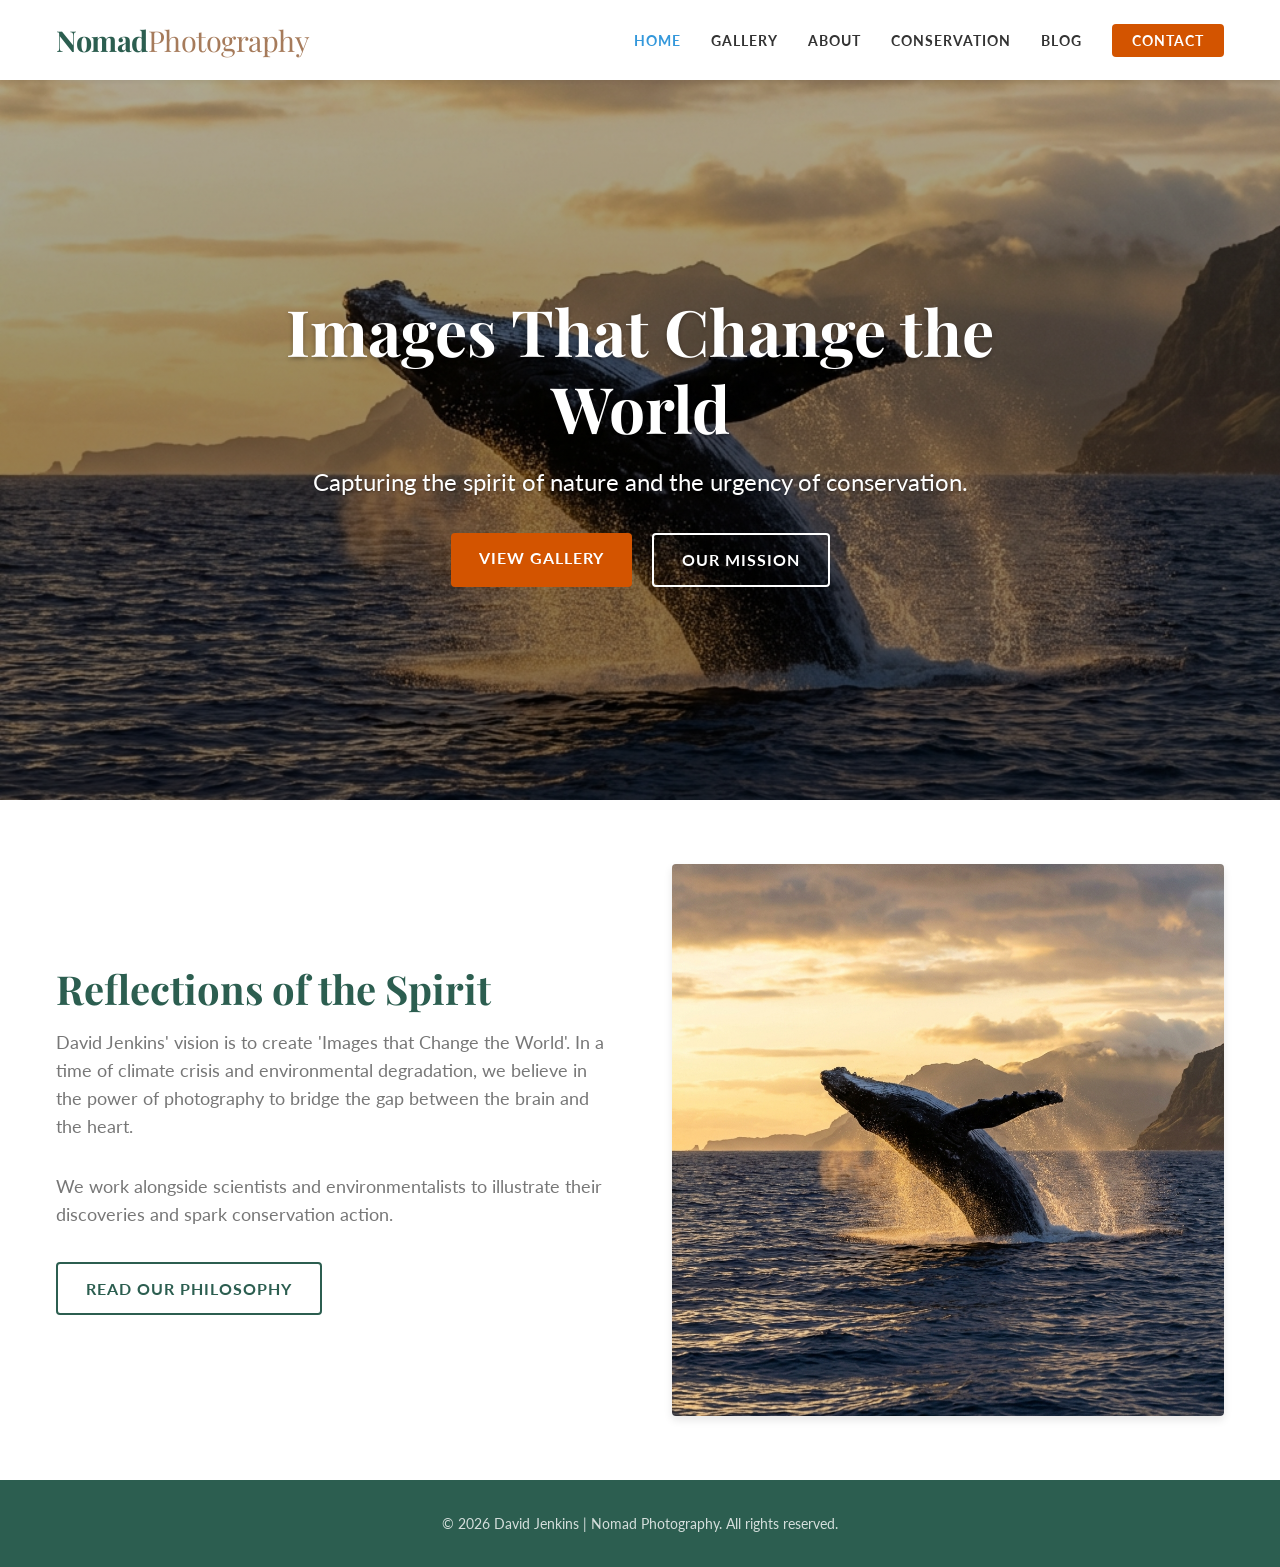
<file: index.html>
<!DOCTYPE html>
<html lang="en">

<head>
    <meta charset="UTF-8">
    <meta name="viewport" content="width=device-width, initial-scale=1.0">
    <meta name="description"
        content="Nomad Photography - Images That Change the World. Wildlife photography, conservation, and storytelling by David Jenkins.">
    <title>Nomad Photography | Conservation & Wildlife</title>

    <!-- Google Fonts -->
    <link rel="preconnect" href="https://fonts.googleapis.com">
    <link rel="preconnect" href="https://fonts.gstatic.com" crossorigin>
    <link
        href="https://fonts.googleapis.com/css2?family=Lato:wght@300;400;700&family=Playfair+Display:ital,wght@0,400;0,700;1,400&display=swap"
        rel="stylesheet">

    <!-- CSS -->
    <link rel="stylesheet" href="css/variables.css">
    <link rel="stylesheet" href="css/style.css">
</head>

<body>

    <!-- Header -->
    <header class="site-header">
        <div class="container header-inner">
            <a href="index.html" class="logo">
                Nomad<span>Photography</span>
            </a>

            <button class="mobile-nav-toggle" aria-label="Toggle navigation" aria-expanded="false">
                <span class="hamburger"></span>
            </button>

            <nav class="nav-menu">
                <ul>
                    <li><a href="index.html" class="active">Home</a></li>
                    <li><a href="gallery.html">Gallery</a></li>
                    <li><a href="about.html">About</a></li>
                    <li><a href="conservation.html">Conservation</a></li>
                    <li><a href="blog.html">Blog</a></li>
                    <li><a href="contact.html" class="btn-nav">Contact</a></li>
                </ul>
            </nav>
        </div>
    </header>

    <main>
        <!-- Hero Section -->
        <section class="hero">
            <div class="container hero-content">
                <h1>Images That Change the World</h1>
                <p>Capturing the spirit of nature and the urgency of conservation.</p>
                <div class="hero-buttons">
                    <a href="gallery.html" class="btn">View Gallery</a>
                    <a href="conservation.html" class="btn btn-outline">Our Mission</a>
                </div>
            </div>
        </section>


        <!-- About Teaser Section -->
        <section class="section about-teaser">
            <div class="container">
                <div class="about-grid">
                    <div class="about-text">
                        <h2>Reflections of the Spirit</h2>
                        <p>David Jenkins' vision is to create 'Images that Change the World'. In a time of climate
                            crisis and environmental degradation, we believe in the power of photography to bridge the
                            gap between the brain and the heart.</p>
                        <p>We work alongside scientists and environmentalists to illustrate their discoveries and spark
                            conservation action.</p>
                        <a href="about.html" class="btn btn-outline"
                            style="border-color: var(--color-primary); color: var(--color-primary);">Read Our
                            Philosophy</a>
                    </div>
                    <div class="about-image">
                        <img src="assets/images/hero.png" alt="David Jenkins Photography"
                            style="border-radius: 4px; box-shadow: var(--shadow-md); object-fit: cover; height: 100%;">
                    </div>
                </div>
            </div>
        </section>
    </main>

    <footer class="site-footer">
        <div class="container">
            <p>&copy; 2026 David Jenkins | Nomad Photography. All rights reserved.</p>
        </div>
    </footer>


    <script src="js/main.js"></script>
</body>

</html>
</file>
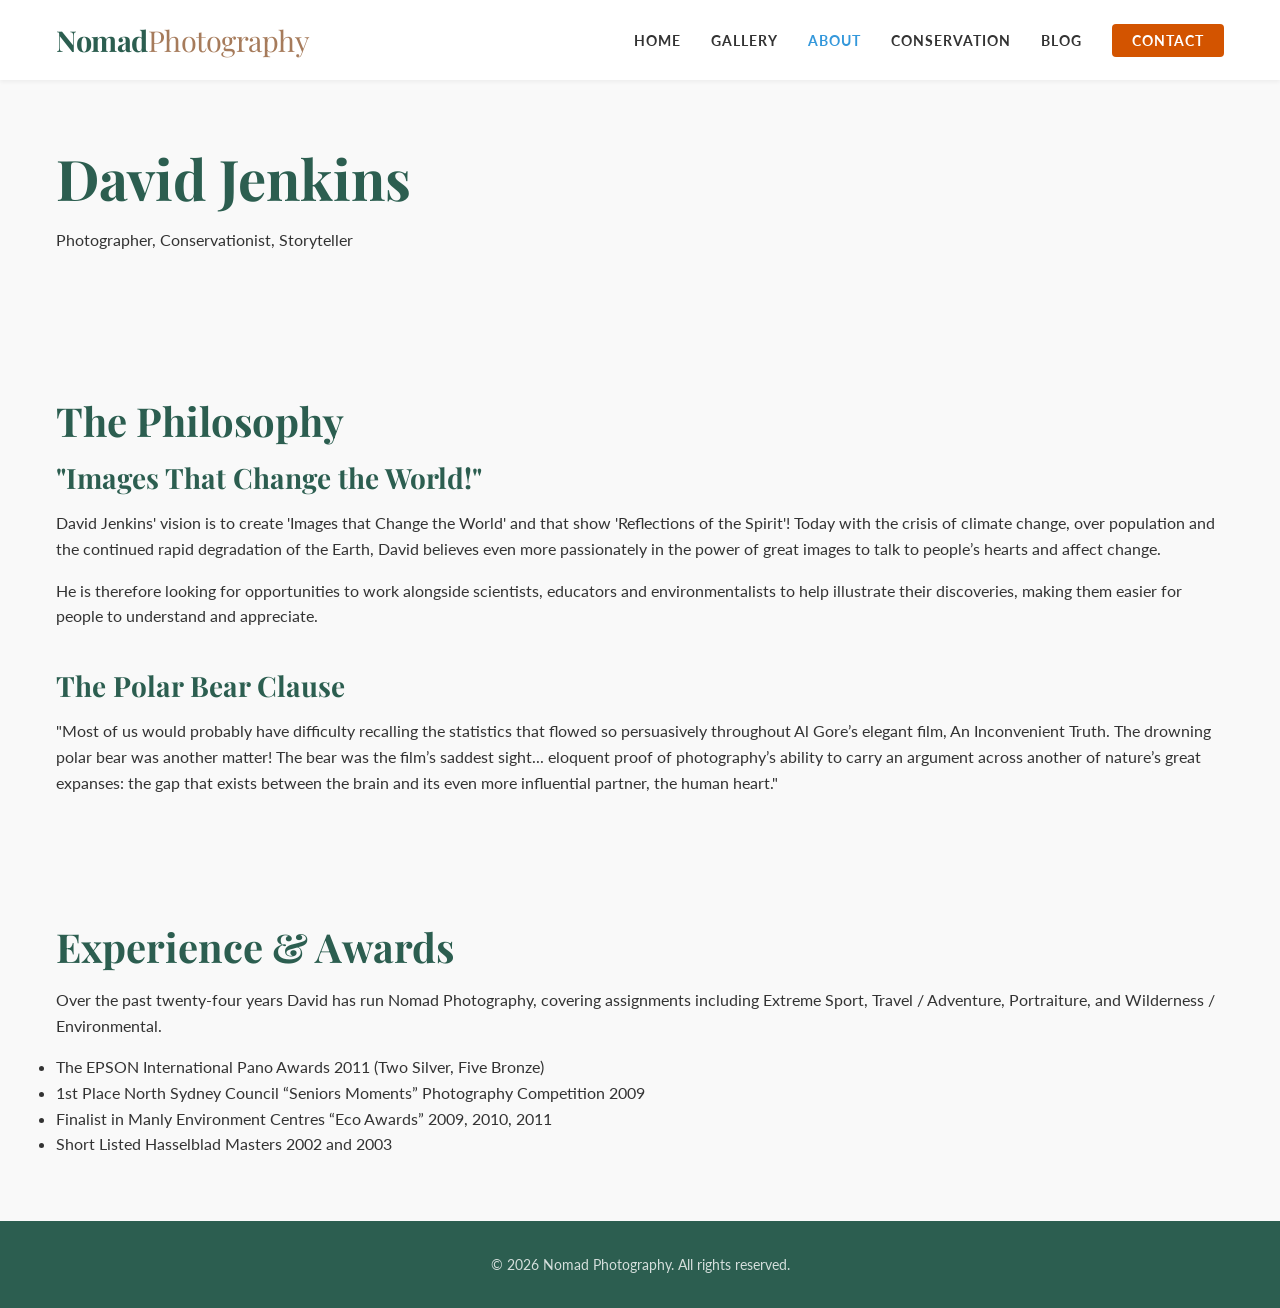
<file: about.html>
<!DOCTYPE html>
<html lang="en">

<head>
    <meta charset="UTF-8">
    <meta name="viewport" content="width=device-width, initial-scale=1.0">
    <title>About David Jenkins | Nomad Photography</title>
    <!-- Google Fonts -->
    <link rel="preconnect" href="https://fonts.googleapis.com">
    <link rel="preconnect" href="https://fonts.gstatic.com" crossorigin>
    <link
        href="https://fonts.googleapis.com/css2?family=Lato:wght@300;400;700&family=Playfair+Display:ital,wght@0,400;0,700;1,400&display=swap"
        rel="stylesheet">
    <!-- CSS -->
    <link rel="stylesheet" href="css/variables.css">
    <link rel="stylesheet" href="css/style.css">
</head>

<body>

    <!-- Header -->
    <header class="site-header">
        <div class="container header-inner">
            <a href="index.html" class="logo">Nomad<span>Photography</span></a>
            <button class="mobile-nav-toggle" aria-label="Toggle navigation" aria-expanded="false">
                <span class="hamburger"></span>
            </button>
            <nav class="nav-menu">
                <ul>
                    <li><a href="index.html">Home</a></li>
                    <li><a href="gallery.html">Gallery</a></li>
                    <li><a href="about.html" class="active">About</a></li>
                    <li><a href="conservation.html">Conservation</a></li>
                    <li><a href="blog.html">Blog</a></li>
                    <li><a href="contact.html" class="btn-nav">Contact</a></li>
                </ul>
            </nav>
        </div>
    </header>

    <main>
        <section class="section about-hero">
            <div class="container">
                <h1>David Jenkins</h1>
                <p class="subtitle">Photographer, Conservationist, Storyteller</p>
            </div>
        </section>

        <section class="section">
            <div class="container">
                <h2>The Philosophy</h2>
                <div class="content-block">
                    <h3>"Images That Change the World!"</h3>
                    <p>David Jenkins' vision is to create 'Images that Change the World' and that show 'Reflections of
                        the Spirit'! Today with the crisis of climate change, over population and the continued rapid
                        degradation of the Earth, David believes even more passionately in the power of great images to
                        talk to people’s hearts and affect change.</p>
                    <p>He is therefore looking for opportunities to work alongside scientists, educators and
                        environmentalists to help illustrate their discoveries, making them easier for people to
                        understand and appreciate.</p>
                </div>

                <div class="content-block" style="margin-top: 40px;">
                    <h3>The Polar Bear Clause</h3>
                    <blockquote>
                        "Most of us would probably have difficulty recalling the statistics that flowed so persuasively
                        throughout Al Gore’s elegant film, An Inconvenient Truth. The drowning polar bear was another
                        matter! The bear was the film’s saddest sight... eloquent proof of photography’s ability to
                        carry an argument across another of nature’s great expanses: the gap that exists between the
                        brain and its even more influential partner, the human heart."
                    </blockquote>
                </div>
            </div>
        </section>

        <section class="section bg-light">
            <div class="container">
                <h2>Experience & Awards</h2>
                <p>Over the past twenty-four years David has run Nomad Photography, covering assignments including
                    Extreme Sport, Travel / Adventure, Portraiture, and Wilderness / Environmental.</p>
                <ul class="awards-list">
                    <li>The EPSON International Pano Awards 2011 (Two Silver, Five Bronze)</li>
                    <li>1st Place North Sydney Council “Seniors Moments” Photography Competition 2009</li>
                    <li>Finalist in Manly Environment Centres “Eco Awards” 2009, 2010, 2011</li>
                    <li>Short Listed Hasselblad Masters 2002 and 2003</li>
                </ul>
            </div>
        </section>
    </main>

    <footer class="site-footer">
        <div class="container">
            <p>&copy; 2026 Nomad Photography. All rights reserved.</p>
        </div>
    </footer>

    <script src="js/main.js"></script>
</body>

</html>
</file>
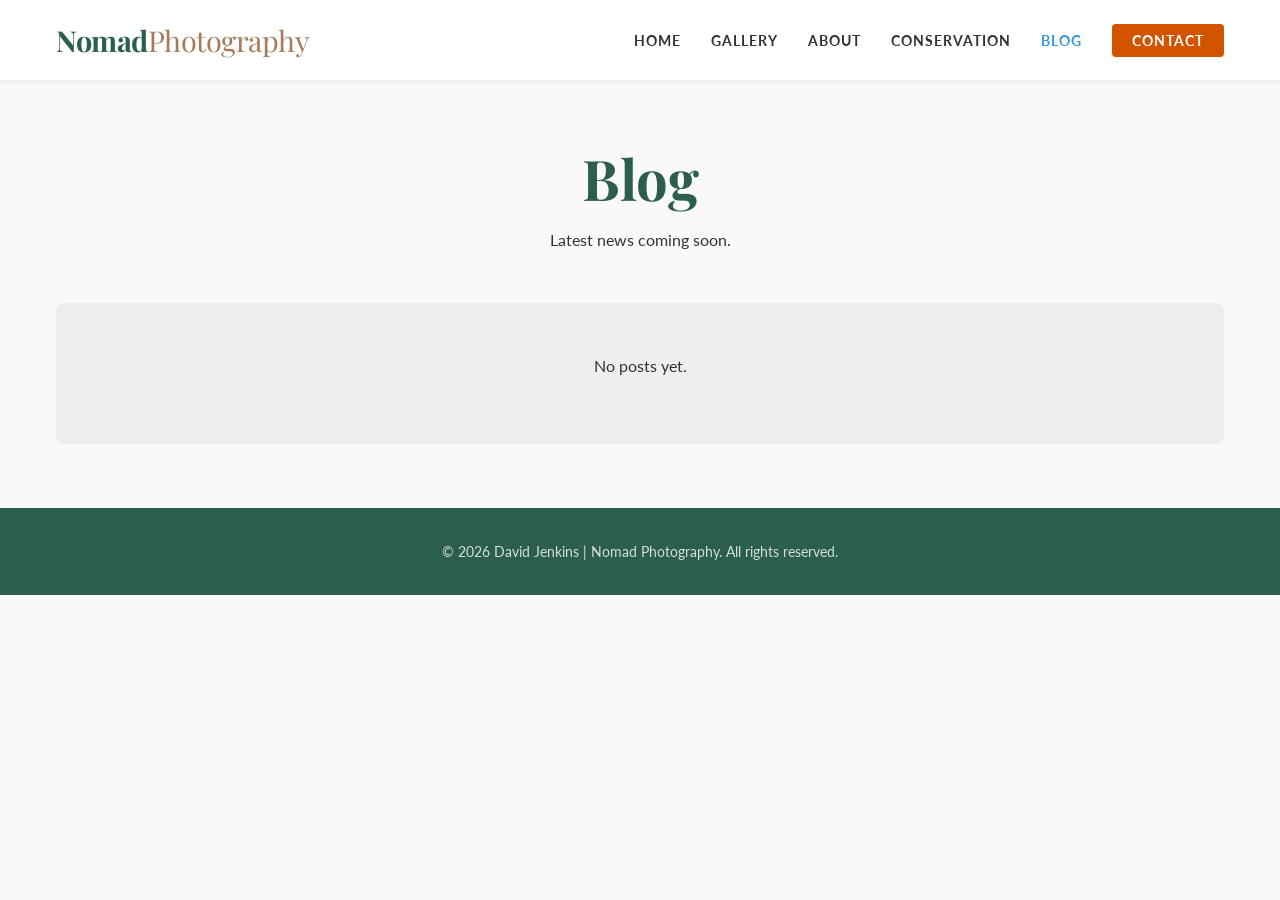
<file: blog.html>
<!DOCTYPE html>
<html lang="en">

<head>
    <meta charset="UTF-8">
    <meta name="viewport" content="width=device-width, initial-scale=1.0">
    <title>Blog | Nomad Photography</title>
    <!-- Google Fonts -->
    <link rel="preconnect" href="https://fonts.googleapis.com">
    <link rel="preconnect" href="https://fonts.gstatic.com" crossorigin>
    <link
        href="https://fonts.googleapis.com/css2?family=Lato:wght@300;400;700&family=Playfair+Display:ital,wght@0,400;0,700;1,400&display=swap"
        rel="stylesheet">
    <!-- CSS -->
    <link rel="stylesheet" href="css/variables.css">
    <link rel="stylesheet" href="css/style.css">
</head>

<body>

    <!-- Header -->
    <header class="site-header">
        <div class="container header-inner">
            <a href="index.html" class="logo">Nomad<span>Photography</span></a>
            <button class="mobile-nav-toggle" aria-label="Toggle navigation" aria-expanded="false">
                <span class="hamburger"></span>
            </button>
            <nav class="nav-menu">
                <ul>
                    <li><a href="index.html">Home</a></li>
                    <li><a href="gallery.html">Gallery</a></li>
                    <li><a href="about.html">About</a></li>
                    <li><a href="conservation.html">Conservation</a></li>
                    <li><a href="blog.html" class="active">Blog</a></li>
                    <li><a href="contact.html" class="btn-nav">Contact</a></li>
                </ul>
            </nav>
        </div>
    </header>

    <main>
        <section class="section">
            <div class="container text-center">
                <h1>Blog</h1>
                <p>Latest news coming soon.</p>
                <div style="margin-top: 50px; padding: 50px; background: #eee; border-radius: 8px;">
                    <p>No posts yet.</p>
                </div>
            </div>
        </section>
    </main>

    <footer class="site-footer">
        <div class="container">
            <p>&copy; 2026 David Jenkins | Nomad Photography. All rights reserved.</p>
        </div>
    </footer>

    <script src="js/main.js"></script>
</body>

</html>
</file>
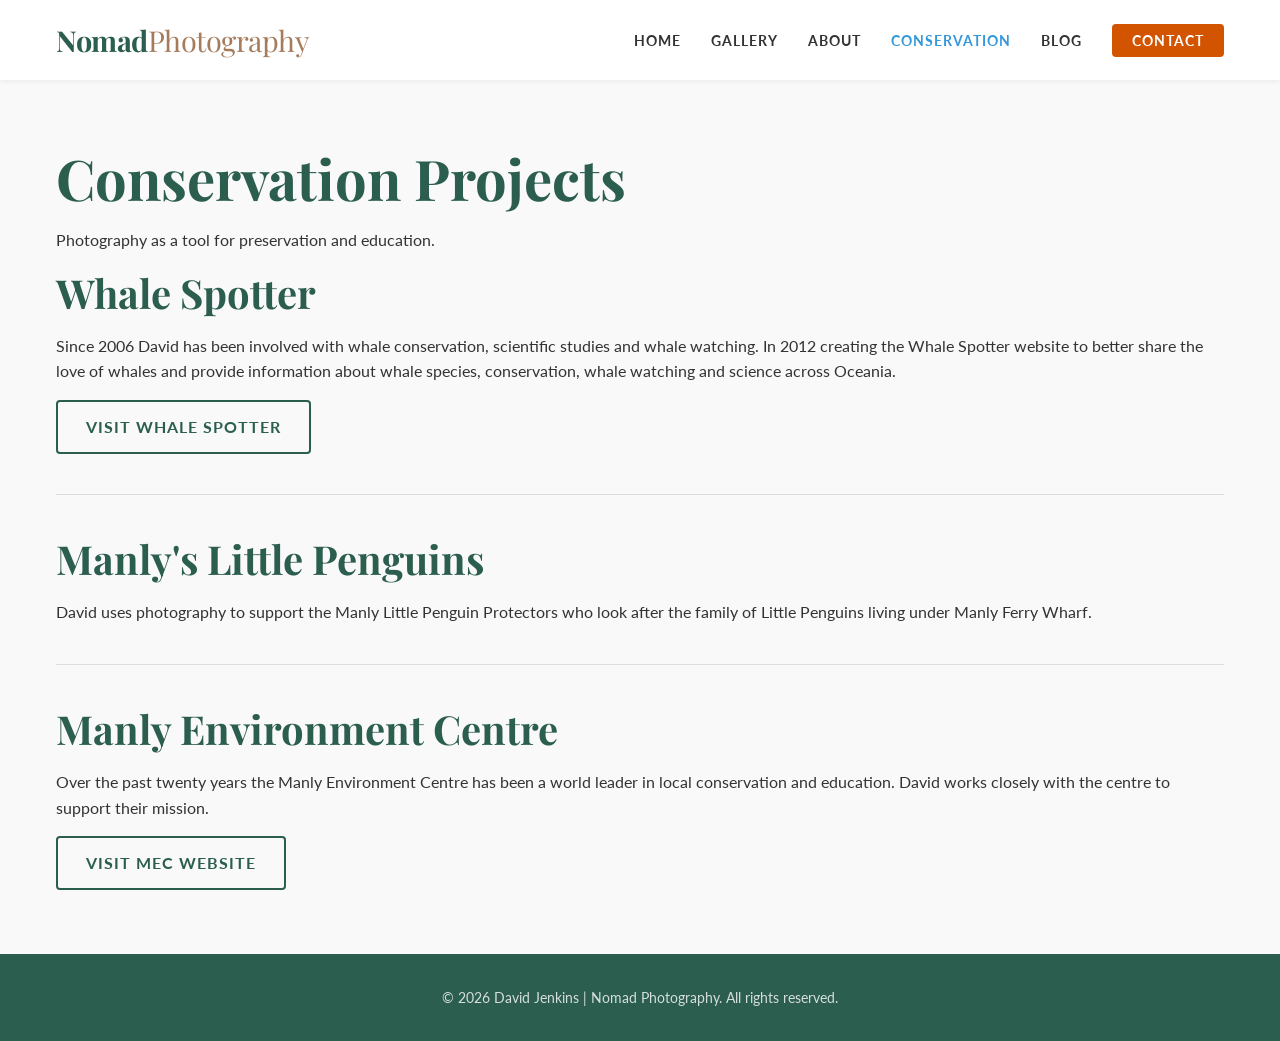
<file: conservation.html>
<!DOCTYPE html>
<html lang="en">

<head>
    <meta charset="UTF-8">
    <meta name="viewport" content="width=device-width, initial-scale=1.0">
    <title>Conservation | Nomad Photography</title>
    <!-- Google Fonts -->
    <link rel="preconnect" href="https://fonts.googleapis.com">
    <link rel="preconnect" href="https://fonts.gstatic.com" crossorigin>
    <link
        href="https://fonts.googleapis.com/css2?family=Lato:wght@300;400;700&family=Playfair+Display:ital,wght@0,400;0,700;1,400&display=swap"
        rel="stylesheet">
    <!-- CSS -->
    <link rel="stylesheet" href="css/variables.css">
    <link rel="stylesheet" href="css/style.css">
</head>

<body>

    <!-- Header -->
    <header class="site-header">
        <div class="container header-inner">
            <a href="index.html" class="logo">Nomad<span>Photography</span></a>
            <button class="mobile-nav-toggle" aria-label="Toggle navigation" aria-expanded="false">
                <span class="hamburger"></span>
            </button>
            <nav class="nav-menu">
                <ul>
                    <li><a href="index.html">Home</a></li>
                    <li><a href="gallery.html">Gallery</a></li>
                    <li><a href="about.html">About</a></li>
                    <li><a href="conservation.html" class="active">Conservation</a></li>
                    <li><a href="blog.html">Blog</a></li>
                    <li><a href="contact.html" class="btn-nav">Contact</a></li>
                </ul>
            </nav>
        </div>
    </header>

    <main>
        <section class="section">
            <div class="container">
                <h1>Conservation Projects</h1>
                <p class="lead">Photography as a tool for preservation and education.</p>

                <div class="conservation-block">
                    <h2>Whale Spotter</h2>
                    <p>Since 2006 David has been involved with whale conservation, scientific studies and whale
                        watching. In 2012 creating the Whale Spotter website to better share the love of whales and
                        provide information about whale species, conservation, whale watching and science across
                        Oceania.</p>
                    <a href="#" class="btn btn-outline"
                        style="border-color: var(--color-primary); color: var(--color-primary);">Visit Whale Spotter</a>
                </div>

                <hr style="border: 0; border-top: 1px solid #ddd; margin: 40px 0;">

                <div class="conservation-block">
                    <h2>Manly's Little Penguins</h2>
                    <p>David uses photography to support the Manly Little Penguin Protectors who look after the family
                        of Little Penguins living under Manly Ferry Wharf.</p>
                </div>

                <hr style="border: 0; border-top: 1px solid #ddd; margin: 40px 0;">

                <div class="conservation-block">
                    <h2>Manly Environment Centre</h2>
                    <p>Over the past twenty years the Manly Environment Centre has been a world leader in local
                        conservation and education. David works closely with the centre to support their mission.</p>
                    <a href="http://www.mec.org.au" target="_blank" class="btn btn-outline"
                        style="border-color: var(--color-primary); color: var(--color-primary);">Visit MEC Website</a>
                </div>
            </div>
        </section>
    </main>

    <footer class="site-footer">
        <div class="container">
            <p>&copy; 2026 David Jenkins | Nomad Photography. All rights reserved.</p>
        </div>
    </footer>

    <script src="js/main.js"></script>
</body>

</html>
</file>
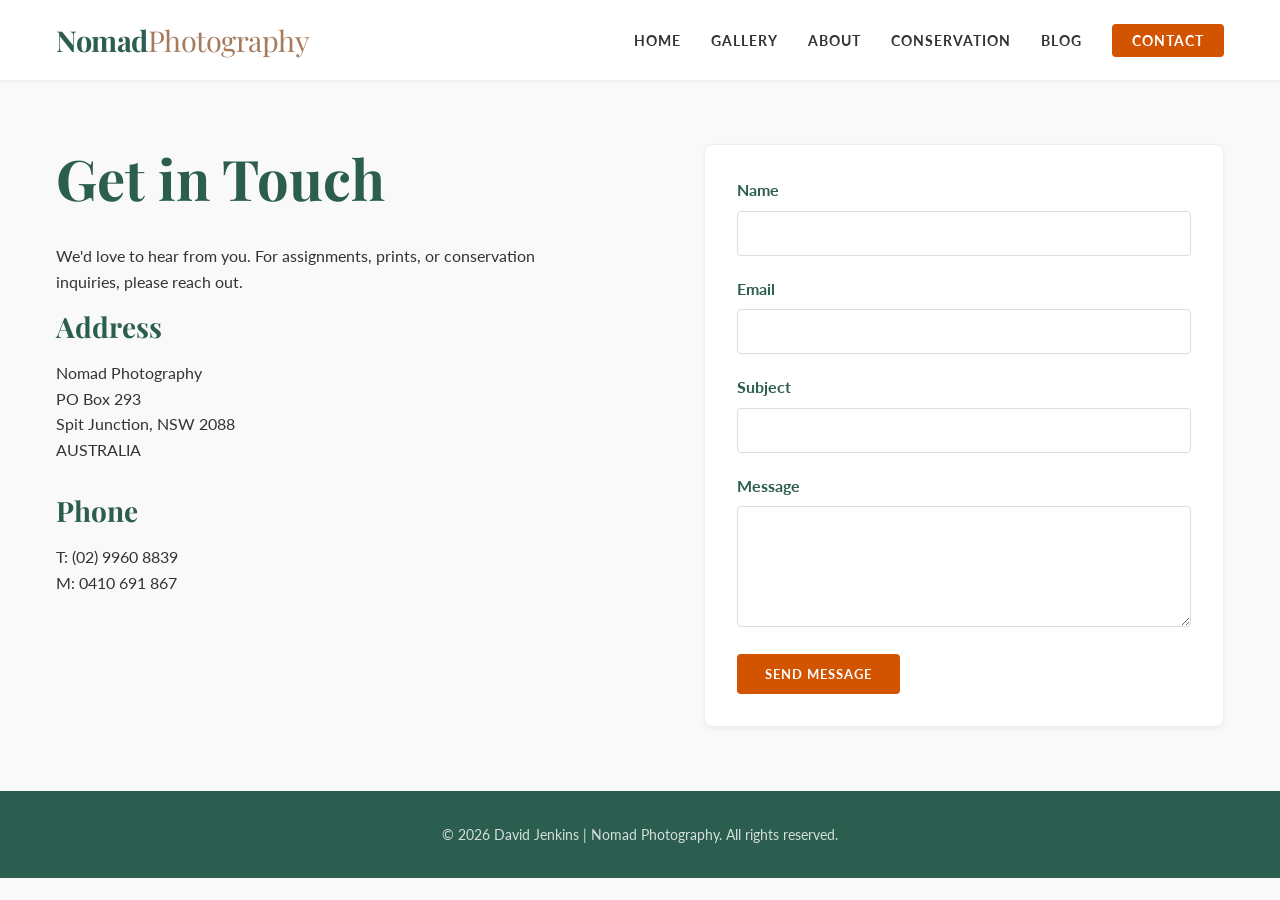
<file: contact.html>
<!DOCTYPE html>
<html lang="en">

<head>
    <meta charset="UTF-8">
    <meta name="viewport" content="width=device-width, initial-scale=1.0">
    <title>Contact | Nomad Photography</title>
    <!-- Google Fonts -->
    <link rel="preconnect" href="https://fonts.googleapis.com">
    <link rel="preconnect" href="https://fonts.gstatic.com" crossorigin>
    <link
        href="https://fonts.googleapis.com/css2?family=Lato:wght@300;400;700&family=Playfair+Display:ital,wght@0,400;0,700;1,400&display=swap"
        rel="stylesheet">
    <!-- CSS -->
    <link rel="stylesheet" href="css/variables.css">
    <link rel="stylesheet" href="css/style.css">
</head>

<body>

    <!-- Header -->
    <header class="site-header">
        <div class="container header-inner">
            <a href="index.html" class="logo">Nomad<span>Photography</span></a>
            <button class="mobile-nav-toggle" aria-label="Toggle navigation" aria-expanded="false">
                <span class="hamburger"></span>
            </button>
            <nav class="nav-menu">
                <ul>
                    <li><a href="index.html">Home</a></li>
                    <li><a href="gallery.html">Gallery</a></li>
                    <li><a href="about.html">About</a></li>
                    <li><a href="conservation.html">Conservation</a></li>
                    <li><a href="blog.html">Blog</a></li>
                    <li><a href="contact.html" class="active btn-nav">Contact</a></li>
                </ul>
            </nav>
        </div>
    </header>

    <main>
        <section class="section">
            <div class="container">
                <div class="contact-grid">
                    <div class="contact-info">
                        <h1>Get in Touch</h1>
                        <p>We'd love to hear from you. For assignments, prints, or conservation inquiries, please reach
                            out.</p>

                        <div class="info-item">
                            <h3>Address</h3>
                            <p>Nomad Photography<br>PO Box 293<br>Spit Junction, NSW 2088<br>AUSTRALIA</p>
                        </div>

                        <div class="info-item">
                            <h3>Phone</h3>
                            <p>T: (02) 9960 8839<br>M: 0410 691 867</p>
                        </div>
                    </div>

                    <div class="contact-form-wrapper">
                        <form class="contact-form"
                            onsubmit="event.preventDefault(); alert('Thank you for your message! This is a demo form.');">
                            <div class="form-group">
                                <label for="name">Name</label>
                                <input type="text" id="name" required>
                            </div>
                            <div class="form-group">
                                <label for="email">Email</label>
                                <input type="email" id="email" required>
                            </div>
                            <div class="form-group">
                                <label for="subject">Subject</label>
                                <input type="text" id="subject" required>
                            </div>
                            <div class="form-group">
                                <label for="message">Message</label>
                                <textarea id="message" rows="5" required></textarea>
                            </div>
                            <button type="submit" class="btn">Send Message</button>
                        </form>
                    </div>
                </div>
            </div>
        </section>
    </main>

    <footer class="site-footer">
        <div class="container">
            <p>&copy; 2026 David Jenkins | Nomad Photography. All rights reserved.</p>
        </div>
    </footer>

    <script src="js/main.js"></script>
</body>

</html>
</file>
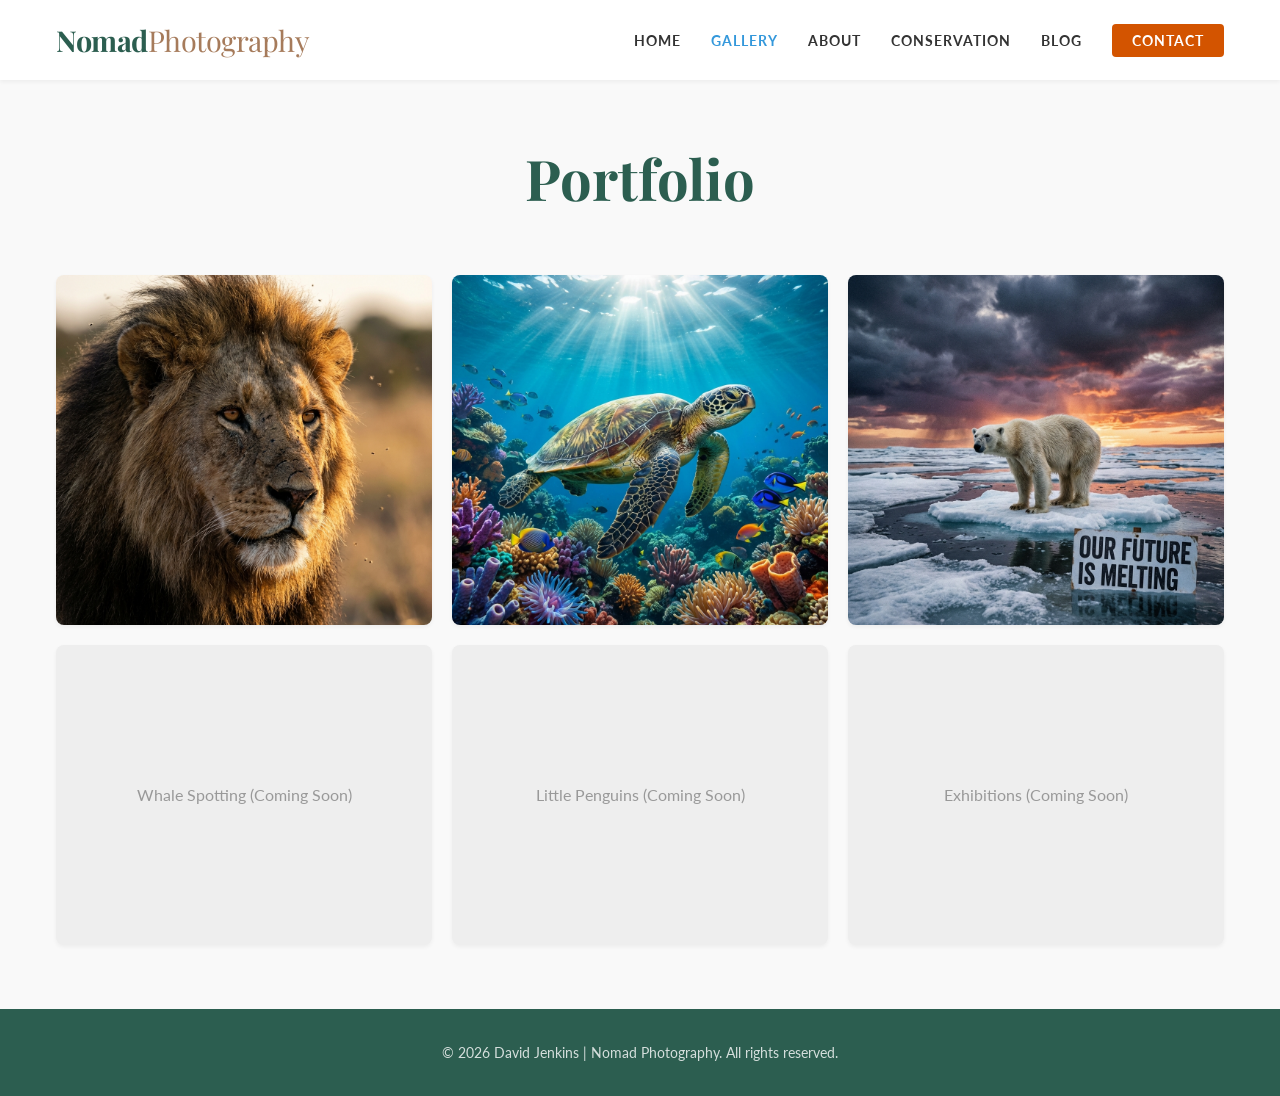
<file: gallery.html>
<!DOCTYPE html>
<html lang="en">

<head>
    <meta charset="UTF-8">
    <meta name="viewport" content="width=device-width, initial-scale=1.0">
    <title>Gallery | Nomad Photography</title>
    <!-- Google Fonts -->
    <link rel="preconnect" href="https://fonts.googleapis.com">
    <link rel="preconnect" href="https://fonts.gstatic.com" crossorigin>
    <link
        href="https://fonts.googleapis.com/css2?family=Lato:wght@300;400;700&family=Playfair+Display:ital,wght@0,400;0,700;1,400&display=swap"
        rel="stylesheet">
    <!-- CSS -->
    <link rel="stylesheet" href="css/variables.css">
    <link rel="stylesheet" href="css/style.css">
</head>

<body>

    <!-- Header -->
    <header class="site-header">
        <div class="container header-inner">
            <a href="index.html" class="logo">Nomad<span>Photography</span></a>
            <button class="mobile-nav-toggle" aria-label="Toggle navigation" aria-expanded="false">
                <span class="hamburger"></span>
            </button>
            <nav class="nav-menu">
                <ul>
                    <li><a href="index.html">Home</a></li>
                    <li><a href="gallery.html" class="active">Gallery</a></li>
                    <li><a href="about.html">About</a></li>
                    <li><a href="conservation.html">Conservation</a></li>
                    <li><a href="blog.html">Blog</a></li>
                    <li><a href="contact.html" class="btn-nav">Contact</a></li>
                </ul>
            </nav>
        </div>
    </header>

    <main>
        <section class="section">
            <div class="container">
                <h1 class="text-center" style="margin-bottom: var(--spacing-lg);">Portfolio</h1>

                <div class="gallery-grid">
                    <div class="gallery-item">
                        <img src="assets/images/gallery_lion.png" alt="African Lion">
                        <div class="gallery-overlay">
                            <h3>African Wilderness</h3>
                            <p>Kings of the Savannah</p>
                        </div>
                    </div>
                    <div class="gallery-item">
                        <img src="assets/images/gallery_turtle.png" alt="Green Sea Turtle">
                        <div class="gallery-overlay">
                            <h3>Ocean Life</h3>
                            <p>Great Barrier Reef</p>
                        </div>
                    </div>
                    <div class="gallery-item">
                        <img src="assets/images/gallery_bear.png" alt="Polar Bear">
                        <div class="gallery-overlay">
                            <h3>Arctic Frontiers</h3>
                            <p>Climate in Crisis</p>
                        </div>
                    </div>
                    <div class="gallery-item"
                        style="background-color: #eee; min-height: 300px; display: flex; align-items: center; justify-content: center;">
                        <span style="color: #999;">Whale Spotting (Coming Soon)</span>
                    </div>
                    <div class="gallery-item"
                        style="background-color: #eee; min-height: 300px; display: flex; align-items: center; justify-content: center;">
                        <span style="color: #999;">Little Penguins (Coming Soon)</span>
                    </div>
                    <div class="gallery-item"
                        style="background-color: #eee; min-height: 300px; display: flex; align-items: center; justify-content: center;">
                        <span style="color: #999;">Exhibitions (Coming Soon)</span>
                    </div>
                </div>
            </div>
        </section>
    </main>

    <footer class="site-footer">
        <div class="container">
            <p>&copy; 2026 David Jenkins | Nomad Photography. All rights reserved.</p>
        </div>
    </footer>

    <script src="js/main.js"></script>
</body>

</html>
</file>
<file: css/variables.css>
:root {
    /* Color Palette - Earth & Ocean */
    --color-primary: #2C5E50;       /* Deep Green - Forests */
    --color-secondary: #A67B5B;     /* Earth Brown - Land */
    --color-accent: #3498DB;        /* Marine Blue - Ocean */
    --color-action: #D35400;        /* Burnt Orange - Buttons/CTA */
    --color-bg: #F9F9F9;            /* Off-white Background */
    --color-text-main: #333333;     /* Dark Grey - Body Text */
    --color-text-light: #777777;    /* Lighter Grey - Meta text */
    --color-white: #FFFFFF;
    
    /* Typography */
    --font-heading: 'Playfair Display', serif;
    --font-body: 'Lato', sans-serif;
    
    /* Spacing */
    --spacing-xs: 0.5rem;   /* 8px */
    --spacing-sm: 1rem;     /* 16px */
    --spacing-md: 2rem;     /* 32px */
    --spacing-lg: 4rem;     /* 64px */
    --spacing-xl: 8rem;     /* 128px */
    
    /* Layout */
    --container-width: 1200px;
    --header-height: 80px;
    
    /* Borders & Shadows */
    --border-radius: 4px;
    --shadow-sm: 0 2px 4px rgba(0,0,0,0.05);
    --shadow-md: 0 4px 8px rgba(0,0,0,0.1);
    
    /* Transitions */
    --transition-fast: 0.2s ease;
    --transition-normal: 0.3s ease;
}
</file>
<file: css/style.css>
/* Global Reset */
* {
    margin: 0;
    padding: 0;
    box-sizing: border-box;
}

html {
    scroll-behavior: smooth;
}

body {
    font-family: var(--font-body);
    color: var(--color-text-main);
    background-color: var(--color-bg);
    line-height: 1.6;
    font-size: 16px;
    -webkit-font-smoothing: antialiased;
}

/* Typography */
h1,
h2,
h3,
h4,
h5,
h6 {
    font-family: var(--font-heading);
    color: var(--color-primary);
    line-height: 1.2;
    margin-bottom: var(--spacing-sm);
}

h1 {
    font-size: 3.5rem;
}

h2 {
    font-size: 2.5rem;
}

h3 {
    font-size: 1.75rem;
}

p {
    margin-bottom: var(--spacing-sm);
}

a {
    color: var(--color-accent);
    text-decoration: none;
    transition: color var(--transition-fast);
}

a:hover {
    color: var(--color-primary);
}

img {
    max-width: 100%;
    height: auto;
    display: block;
}

/* Utilities */
.container {
    max-width: var(--container-width);
    margin: 0 auto;
    padding: 0 var(--spacing-sm);
}

.btn {
    display: inline-block;
    padding: 12px 28px;
    background-color: var(--color-action);
    color: var(--color-white);
    border: none;
    border-radius: var(--border-radius);
    font-family: var(--font-body);
    font-weight: 700;
    text-transform: uppercase;
    letter-spacing: 1px;
    cursor: pointer;
    transition: background-color var(--transition-fast), transform var(--transition-fast);
}

.btn:hover {
    background-color: #e67e22;
    /* Slightly lighter orange */
    transform: translateY(-2px);
    color: var(--color-white);
}

.section {
    padding: var(--spacing-lg) 0;
}

.text-center {
    text-align: center;
}

.text-right {
    text-align: right;
}

.flex {
    display: flex;
}

.grid {
    display: grid;
}

.hidden {
    display: none;
}

/* Mobile Menu utility placeholder */
.mobile-nav-toggle {
    display: none;
    background: none;
    border: none;
    cursor: pointer;
    padding: 10px;
}

.hamburger {
    display: block;
    width: 24px;
    height: 2px;
    background-color: var(--color-primary);
    position: relative;
    transition: all 0.3s ease;
}

.hamburger::before,
.hamburger::after {
    content: '';
    position: absolute;
    width: 24px;
    height: 2px;
    background-color: var(--color-primary);
    left: 0;
    transition: all 0.3s ease;
}

.hamburger::before {
    top: -8px;
}

.hamburger::after {
    bottom: -8px;
}

/* Header & Nav Styles */
.site-header {
    background-color: var(--color-white);
    position: sticky;
    top: 0;
    z-index: 1000;
    box-shadow: var(--shadow-sm);
    transition: padding var(--transition-normal);
}

.header-inner {
    height: var(--header-height);
    display: flex;
    justify-content: space-between;
    align-items: center;
}

.logo {
    font-family: var(--font-heading);
    font-size: 1.8rem;
    font-weight: 700;
    color: var(--color-primary);
    letter-spacing: -0.5px;
}

.logo span {
    color: var(--color-secondary);
    font-weight: 400;
}

.nav-menu ul {
    list-style: none;
    display: flex;
    gap: 30px;
    align-items: center;
}

.nav-menu a {
    font-family: var(--font-body);
    font-weight: 700;
    text-transform: uppercase;
    font-size: 0.9rem;
    letter-spacing: 1px;
    color: var(--color-text-main);
}

.nav-menu a:hover,
.nav-menu a.active {
    color: var(--color-accent);
}

.btn-nav {
    background-color: var(--color-action);
    color: white !important;
    padding: 8px 20px;
    border-radius: 4px;
    transition: background-color 0.3s ease;
}

.btn-nav:hover {
    background-color: #d35400;
    opacity: 0.9;
}

/* Base Responsive Nav */
@media (max-width: 768px) {
    .mobile-nav-toggle {
        display: block;
        z-index: 1002;
    }

    .nav-menu {
        position: fixed;
        top: 0;
        right: -100%;
        width: 50%;
        /* Reduced from 80% based on feedback, keeping enough for 'Conservation' */
        min-width: 200px;
        /* Ensure it doesn't get too small on very narrow devices */
        height: 100vh;
        background-color: var(--color-white);
        box-shadow: -5px 0 15px rgba(0, 0, 0, 0.1);
        padding: 80px 20px;
        /* Reduced side padding */
        transition: right 0.4s ease;
        z-index: 1001;
    }

    .nav-menu.active {
        right: 0;
    }

    .nav-menu ul {
        flex-direction: column;
        align-items: flex-start;
        gap: 20px;
    }
}

/* Hero Section */
.hero {
    height: 80vh;
    min-height: 500px;
    background-image: linear-gradient(rgba(0, 0, 0, 0.3), rgba(0, 0, 0, 0.5)), url('../assets/images/hero.png');
    background-size: cover;
    background-position: center;
    background-attachment: fixed;
    display: flex;
    align-items: center;
    color: var(--color-white);
    text-align: center;
}

.hero-content {
    max-width: 800px;
}

.hero h1 {
    color: var(--color-white);
    font-size: 4rem;
    margin-bottom: var(--spacing-sm);
    text-shadow: 0 2px 4px rgba(0, 0, 0, 0.3);
}

.hero p {
    font-size: 1.5rem;
    margin-bottom: var(--spacing-md);
    text-shadow: 0 1px 2px rgba(0, 0, 0, 0.3);
}

.hero-buttons {
    display: flex;
    gap: 20px;
    justify-content: center;
}

.btn-outline {
    background-color: transparent;
    border: 2px solid var(--color-white);
}

.btn-outline:hover {
    background-color: var(--color-white);
    color: var(--color-primary);
}

@media (max-width: 768px) {
    .hero h1 {
        font-size: 2.5rem;
    }

    .hero p {
        font-size: 1.2rem;
    }

    .hero-buttons {
        flex-direction: column;
        width: 100%;
        max-width: 300px;
        margin: 0 auto;
    }

    .btn {
        width: 100%;
        text-align: center;
    }
}

/* About Teaser Section */
.about-teaser {
    background-color: var(--color-white);
}

.about-grid {
    display: grid;
    grid-template-columns: 1fr 1fr;
    gap: var(--spacing-lg);
    align-items: center;
}

.about-text h2 {
    color: var(--color-primary);
    margin-bottom: var(--spacing-sm);
}

.about-text p {
    color: var(--color-text-light);
    margin-bottom: var(--spacing-md);
    font-size: 1.1rem;
}

@media (max-width: 768px) {
    .about-grid {
        grid-template-columns: 1fr;
        gap: var(--spacing-md);
    }
}

/* Gallery Styles */
.gallery-grid {
    display: grid;
    grid-template-columns: repeat(auto-fill, minmax(350px, 1fr));
    gap: 20px;
}

.gallery-item {
    position: relative;
    overflow: hidden;
    border-radius: 8px;
    box-shadow: var(--shadow-sm);
    cursor: pointer;
    transition: transform var(--transition-fast);
}

.gallery-item:hover {
    transform: translateY(-5px);
    box-shadow: var(--shadow-md);
}

.gallery-item img {
    width: 100%;
    height: 350px;
    object-fit: cover;
    transition: transform var(--transition-normal);
}

.gallery-item:hover img {
    transform: scale(1.05);
}

.gallery-overlay {
    position: absolute;
    bottom: 0;
    left: 0;
    width: 100%;
    padding: 20px;
    background: linear-gradient(transparent, rgba(0, 0, 0, 0.8));
    color: white;
    transform: translateY(100%);
    transition: transform var(--transition-normal);
}

.gallery-item:hover .gallery-overlay {
    transform: translateY(0);
}

.gallery-overlay h3 {
    color: var(--color-white);
    font-size: 1.2rem;
    margin-bottom: 5px;
}

.gallery-overlay p {
    margin: 0;
    font-size: 0.9rem;
    opacity: 0.9;
}

/* Contact Styles */
.contact-grid {
    display: grid;
    grid-template-columns: 1fr 1fr;
    gap: var(--spacing-xl);
}

.contact-info h1 {
    margin-bottom: var(--spacing-md);
}

.info-item {
    margin-bottom: var(--spacing-md);
}

.contact-form {
    background-color: var(--color-white);
    padding: var(--spacing-md);
    border-radius: 8px;
    box-shadow: var(--shadow-sm);
    border: 1px solid #eee;
}

.form-group {
    margin-bottom: 20px;
}

.form-group label {
    display: block;
    margin-bottom: 8px;
    font-weight: 700;
    color: var(--color-primary);
}

.form-group input,
.form-group textarea {
    width: 100%;
    padding: 12px;
    border: 1px solid #ddd;
    border-radius: 4px;
    font-family: var(--font-body);
    font-size: 1rem;
    transition: border-color var(--transition-fast);
}

.form-group input:focus,
.form-group textarea:focus {
    border-color: var(--color-accent);
    outline: none;
}

@media (max-width: 768px) {
    .contact-grid {
        grid-template-columns: 1fr;
        gap: var(--spacing-md);
    }
}

/* Footer Styles */
.site-footer {
    background-color: var(--color-primary);
    color: var(--color-white);
    padding: var(--spacing-md) 0;
    text-align: center;
    margin-top: auto;
    /* Push to bottom if flex column */
}

.site-footer p {
    margin: 0;
    opacity: 0.8;
    font-size: 0.9rem;
}
</file>
